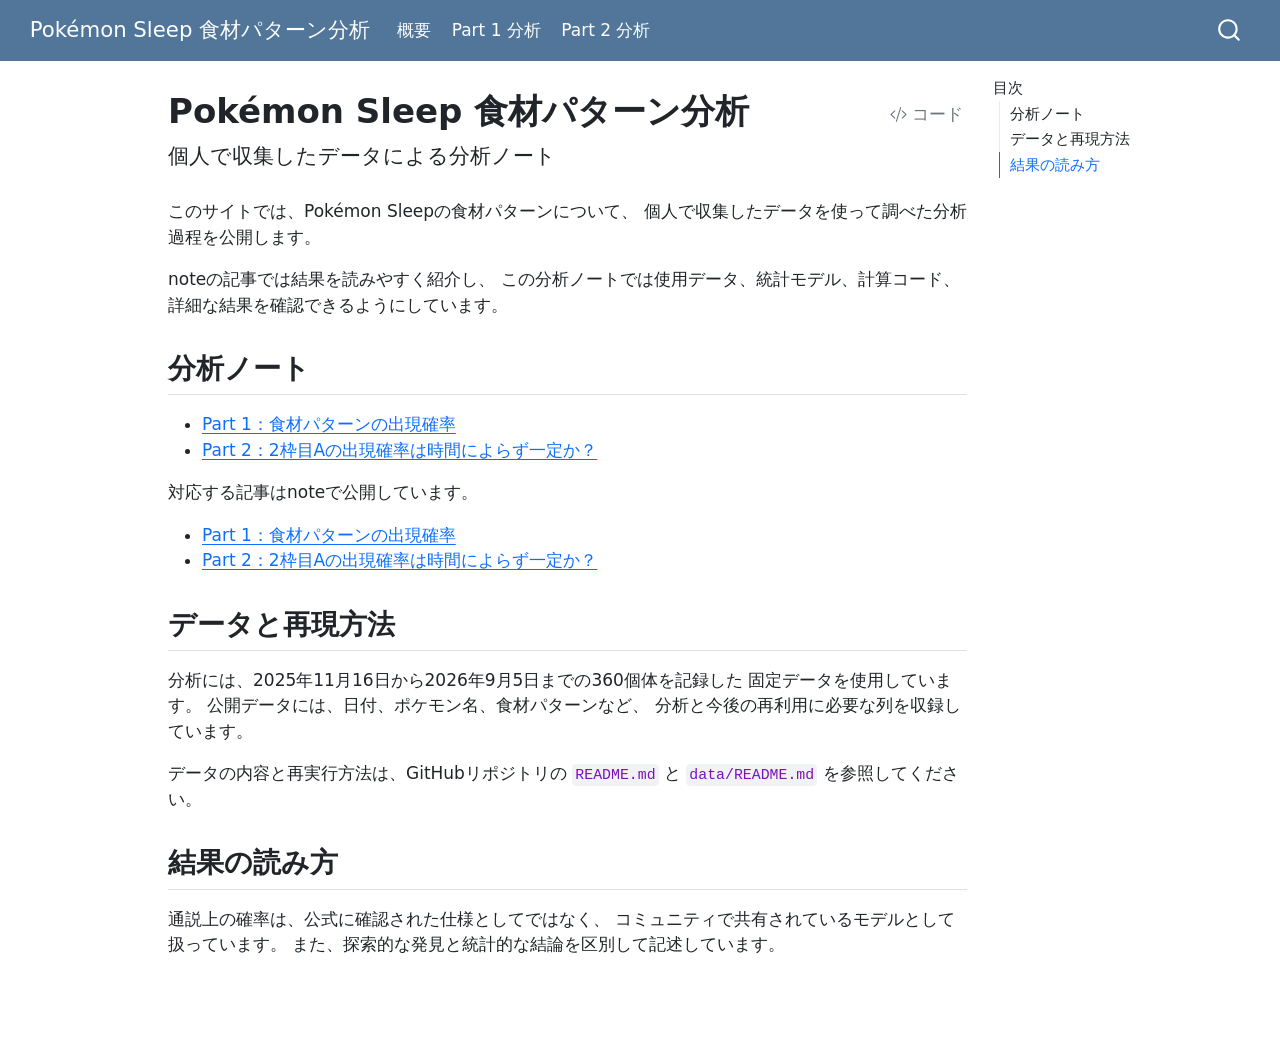
<file: index.html>
<!DOCTYPE html>
<html xmlns="http://www.w3.org/1999/xhtml" lang="ja" xml:lang="ja"><head>

<meta charset="utf-8">
<meta name="generator" content="quarto-1.9.38">

<meta name="viewport" content="width=device-width, initial-scale=1.0, user-scalable=yes">


<title>Pokémon Sleep 食材パターン分析</title>
<style>
/* Default styles provided by pandoc.
** See https://pandoc.org/MANUAL.html#variables-for-html for config info.
*/
code{white-space: pre-wrap;}
span.smallcaps{font-variant: small-caps;}
div.columns{display: flex; gap: min(4vw, 1.5em);}
div.column{flex: auto; overflow-x: auto;}
div.hanging-indent{margin-left: 1.5em; text-indent: -1.5em;}
ul.task-list{list-style: none;}
ul.task-list li input[type="checkbox"] {
  width: 0.8em;
  margin: 0 0.8em 0.2em -1em; /* quarto-specific, see https://github.com/quarto-dev/quarto-cli/issues/4556 */ 
  vertical-align: middle;
}
/* CSS for syntax highlighting */
html { -webkit-text-size-adjust: 100%; }
pre > code.sourceCode { white-space: pre; position: relative; }
pre > code.sourceCode > span { display: inline-block; line-height: 1.25; }
pre > code.sourceCode > span:empty { height: 1.2em; }
.sourceCode { overflow: visible; }
code.sourceCode > span { color: inherit; text-decoration: inherit; }
div.sourceCode { margin: 1em 0; }
pre.sourceCode { margin: 0; }
@media screen {
div.sourceCode { overflow: auto; }
}
@media print {
pre > code.sourceCode { white-space: pre-wrap; }
pre > code.sourceCode > span { text-indent: -5em; padding-left: 5em; }
}
pre.numberSource code
  { counter-reset: source-line 0; }
pre.numberSource code > span
  { position: relative; left: -4em; counter-increment: source-line; }
pre.numberSource code > span > a:first-child::before
  { content: counter(source-line);
    position: relative; left: -1em; text-align: right; vertical-align: baseline;
    border: none; display: inline-block;
    -webkit-touch-callout: none; -webkit-user-select: none;
    -khtml-user-select: none; -moz-user-select: none;
    -ms-user-select: none; user-select: none;
    padding: 0 4px; width: 4em;
  }
pre.numberSource { margin-left: 3em;  padding-left: 4px; }
div.sourceCode
  {   }
@media screen {
pre > code.sourceCode > span > a:first-child::before { text-decoration: underline; }
}
</style>


<script src="site_libs/quarto-nav/quarto-nav.js"></script>
<script src="site_libs/quarto-nav/headroom.min.js"></script>
<script src="site_libs/clipboard/clipboard.min.js"></script>
<script src="site_libs/quarto-search/autocomplete.umd.js"></script>
<script src="site_libs/quarto-search/fuse.min.js"></script>
<script src="site_libs/quarto-search/quarto-search.js"></script>
<meta name="quarto:offset" content="./">
<script src="site_libs/quarto-html/quarto.js" type="module"></script>
<script src="site_libs/quarto-html/tabsets/tabsets.js" type="module"></script>
<script src="site_libs/quarto-html/popper.min.js"></script>
<script src="site_libs/quarto-html/tippy.umd.min.js"></script>
<script src="site_libs/quarto-html/anchor.min.js"></script>
<link href="site_libs/quarto-html/tippy.css" rel="stylesheet">
<link href="site_libs/quarto-html/quarto-syntax-highlighting-15634bcf2e68342d4ad2dfa704d543f6.css" rel="stylesheet" id="quarto-text-highlighting-styles">
<script src="site_libs/bootstrap/bootstrap.min.js"></script>
<link href="site_libs/bootstrap/bootstrap-icons.css" rel="stylesheet">
<link href="site_libs/bootstrap/bootstrap-073ea763e83364d2cd2da9020cc007f3.min.css" rel="stylesheet" append-hash="true" id="quarto-bootstrap" data-mode="light">
<script id="quarto-search-options" type="application/json">{
  "location": "navbar",
  "copy-button": false,
  "collapse-after": 3,
  "panel-placement": "end",
  "type": "overlay",
  "limit": 50,
  "keyboard-shortcut": [
    "f",
    "/",
    "s"
  ],
  "show-item-context": false,
  "language": {
    "search-no-results-text": "一致なし",
    "search-matching-documents-text": "一致した文書",
    "search-copy-link-title": "検索へのリンクをコピー",
    "search-hide-matches-text": "追加の検索結果を非表示",
    "search-more-match-text": "追加の検索結果",
    "search-more-matches-text": "追加の検索結果",
    "search-clear-button-title": "消去",
    "search-text-placeholder": "",
    "search-detached-cancel-button-title": "取消",
    "search-submit-button-title": "検索",
    "search-label": "サーチ"
  }
}</script>


</head>

<body class="nav-fixed quarto-light">

<div id="quarto-search-results"></div>
  <header id="quarto-header" class="headroom fixed-top">
    <nav class="navbar navbar-expand-lg " data-bs-theme="dark">
      <div class="navbar-container container-fluid">
      <div class="navbar-brand-container mx-auto">
    <a class="navbar-brand" href="./index.html">
    <span class="navbar-title">Pokémon Sleep 食材パターン分析</span>
    </a>
  </div>
            <div id="quarto-search" class="" title="サーチ"></div>
          <button class="navbar-toggler" type="button" data-bs-toggle="collapse" data-bs-target="#navbarCollapse" aria-controls="navbarCollapse" role="menu" aria-expanded="false" aria-label="ナビゲーションを切り替える" onclick="if (window.quartoToggleHeadroom) { window.quartoToggleHeadroom(); }">
  <span class="navbar-toggler-icon"></span>
</button>
          <div class="collapse navbar-collapse" id="navbarCollapse">
            <ul class="navbar-nav navbar-nav-scroll me-auto">
  <li class="nav-item">
    <a class="nav-link active" href="./index.html" aria-current="page"> 
<span class="menu-text">概要</span></a>
  </li>  
  <li class="nav-item">
    <a class="nav-link" href="./analysis/01_probability.html"> 
<span class="menu-text">Part 1 分析</span></a>
  </li>  
  <li class="nav-item">
    <a class="nav-link" href="./analysis/02_slot2_time.html"> 
<span class="menu-text">Part 2 分析</span></a>
  </li>  
</ul>
          </div> <!-- /navcollapse -->
            <div class="quarto-navbar-tools">
</div>
      </div> <!-- /container-fluid -->
    </nav>
</header>
<!-- content -->
<div id="quarto-content" class="quarto-container page-columns page-rows-contents page-layout-article page-navbar">
<!-- sidebar -->
<!-- margin-sidebar -->
    <div id="quarto-margin-sidebar" class="sidebar margin-sidebar">
        <nav id="TOC" role="doc-toc" class="toc-active">
    <h2 id="toc-title">目次</h2>
   
  <ul>
  <li><a href="#分析ノート" id="toc-分析ノート" class="nav-link active" data-scroll-target="#分析ノート">分析ノート</a></li>
  <li><a href="#データと再現方法" id="toc-データと再現方法" class="nav-link" data-scroll-target="#データと再現方法">データと再現方法</a></li>
  <li><a href="#結果の読み方" id="toc-結果の読み方" class="nav-link" data-scroll-target="#結果の読み方">結果の読み方</a></li>
  </ul>
</nav>
    </div>
<!-- main -->
<main class="content" id="quarto-document-content">

<header id="title-block-header" class="quarto-title-block default">
<div class="quarto-title">
<div class="quarto-title-block"><div><h1 class="title">Pokémon Sleep 食材パターン分析</h1><button type="button" class="btn code-tools-button" id="quarto-code-tools-source"><i class="bi"></i> コード</button></div></div>
<p class="subtitle lead">個人で収集したデータによる分析ノート</p>
</div>



<div class="quarto-title-meta">

    
  
    
  </div>
  


</header>


<p>このサイトでは、Pokémon Sleepの食材パターンについて、 個人で収集したデータを使って調べた分析過程を公開します。</p>
<p>noteの記事では結果を読みやすく紹介し、 この分析ノートでは使用データ、統計モデル、計算コード、詳細な結果を確認できるようにしています。</p>
<section id="分析ノート" class="level2">
<h2 class="anchored" data-anchor-id="分析ノート">分析ノート</h2>
<ul>
<li><a href="./analysis/01_probability.html">Part 1：食材パターンの出現確率</a></li>
<li><a href="./analysis/02_slot2_time.html">Part 2：2枠目Aの出現確率は時間によらず一定か？</a></li>
</ul>
<p>対応する記事はnoteで公開しています。</p>
<ul>
<li><a href="https://note.com/tatatamiya/n/n4e2a6bc90575">Part 1：食材パターンの出現確率</a></li>
<li><a href="https://note.com/tatatamiya/n/nf87c5c68a67d">Part 2：2枠目Aの出現確率は時間によらず一定か？</a></li>
</ul>
</section>
<section id="データと再現方法" class="level2">
<h2 class="anchored" data-anchor-id="データと再現方法">データと再現方法</h2>
<p>分析には、2025年11月16日から2026年9月5日までの360個体を記録した 固定データを使用しています。 公開データには、日付、ポケモン名、食材パターンなど、 分析と今後の再利用に必要な列を収録しています。</p>
<p>データの内容と再実行方法は、GitHubリポジトリの <code>README.md</code> と <code>data/README.md</code> を参照してください。</p>
</section>
<section id="結果の読み方" class="level2">
<h2 class="anchored" data-anchor-id="結果の読み方">結果の読み方</h2>
<p>通説上の確率は、公式に確認された仕様としてではなく、 コミュニティで共有されているモデルとして扱っています。 また、探索的な発見と統計的な結論を区別して記述しています。</p>


<!-- -->

</section>

</main> <!-- /main -->
<script id="quarto-html-after-body" type="application/javascript">
  window.document.addEventListener("DOMContentLoaded", function (event) {
    const icon = "";
    const anchorJS = new window.AnchorJS();
    anchorJS.options = {
      placement: 'right',
      icon: icon
    };
    anchorJS.add('.anchored');
    const isCodeAnnotation = (el) => {
      for (const clz of el.classList) {
        if (clz.startsWith('code-annotation-')) {                     
          return true;
        }
      }
      return false;
    }
    const onCopySuccess = function(e) {
      // button target
      const button = e.trigger;
      // don't keep focus
      button.blur();
      // flash "checked"
      button.classList.add('code-copy-button-checked');
      var currentTitle = button.getAttribute("title");
      button.setAttribute("title", "コピーしました");
      let tooltip;
      if (window.bootstrap) {
        button.setAttribute("data-bs-toggle", "tooltip");
        button.setAttribute("data-bs-placement", "left");
        button.setAttribute("data-bs-title", "コピーしました");
        tooltip = new bootstrap.Tooltip(button, 
          { trigger: "manual", 
            customClass: "code-copy-button-tooltip",
            offset: [0, -8]});
        tooltip.show();    
      }
      setTimeout(function() {
        if (tooltip) {
          tooltip.hide();
          button.removeAttribute("data-bs-title");
          button.removeAttribute("data-bs-toggle");
          button.removeAttribute("data-bs-placement");
        }
        button.setAttribute("title", currentTitle);
        button.classList.remove('code-copy-button-checked');
      }, 1000);
      // clear code selection
      e.clearSelection();
    }
    const getTextToCopy = function(trigger) {
      const outerScaffold = trigger.parentElement.cloneNode(true);
      const codeEl = outerScaffold.querySelector('code');
      for (const childEl of codeEl.children) {
        if (isCodeAnnotation(childEl)) {
          childEl.remove();
        }
      }
      return codeEl.innerText;
    }
    const clipboard = new window.ClipboardJS('.code-copy-button:not([data-in-quarto-modal])', {
      text: getTextToCopy
    });
    clipboard.on('success', onCopySuccess);
    if (window.document.getElementById('quarto-embedded-source-code-modal')) {
      const clipboardModal = new window.ClipboardJS('.code-copy-button[data-in-quarto-modal]', {
        text: getTextToCopy,
        container: window.document.getElementById('quarto-embedded-source-code-modal')
      });
      clipboardModal.on('success', onCopySuccess);
    }
    const viewSource = window.document.getElementById('quarto-view-source') ||
                       window.document.getElementById('quarto-code-tools-source');
    if (viewSource) {
      const sourceUrl = viewSource.getAttribute("data-quarto-source-url");
      viewSource.addEventListener("click", function(e) {
        if (sourceUrl) {
          // rstudio viewer pane
          if (/\bcapabilities=\b/.test(window.location)) {
            window.open(sourceUrl);
          } else {
            window.location.href = sourceUrl;
          }
        } else {
          const modal = new bootstrap.Modal(document.getElementById('quarto-embedded-source-code-modal'));
          modal.show();
        }
        return false;
      });
    }
    function toggleCodeHandler(show) {
      return function(e) {
        const detailsSrc = window.document.querySelectorAll(".cell > details > .sourceCode");
        for (let i=0; i<detailsSrc.length; i++) {
          const details = detailsSrc[i].parentElement;
          if (show) {
            details.open = true;
          } else {
            details.removeAttribute("open");
          }
        }
        const cellCodeDivs = window.document.querySelectorAll(".cell > .sourceCode");
        const fromCls = show ? "hidden" : "unhidden";
        const toCls = show ? "unhidden" : "hidden";
        for (let i=0; i<cellCodeDivs.length; i++) {
          const codeDiv = cellCodeDivs[i];
          if (codeDiv.classList.contains(fromCls)) {
            codeDiv.classList.remove(fromCls);
            codeDiv.classList.add(toCls);
          } 
        }
        return false;
      }
    }
    const hideAllCode = window.document.getElementById("quarto-hide-all-code");
    if (hideAllCode) {
      hideAllCode.addEventListener("click", toggleCodeHandler(false));
    }
    const showAllCode = window.document.getElementById("quarto-show-all-code");
    if (showAllCode) {
      showAllCode.addEventListener("click", toggleCodeHandler(true));
    }
      var localhostRegex = new RegExp(/^(?:http|https):\/\/localhost\:?[0-9]*\//);
      var mailtoRegex = new RegExp(/^mailto:/);
        var filterRegex = new RegExp('/' + window.location.host + '/');
      var isInternal = (href) => {
          return filterRegex.test(href) || localhostRegex.test(href) || mailtoRegex.test(href);
      }
      // Inspect non-navigation links and adorn them if external
     var links = window.document.querySelectorAll('a[href]:not(.nav-link):not(.navbar-brand):not(.toc-action):not(.sidebar-link):not(.sidebar-item-toggle):not(.pagination-link):not(.no-external):not([aria-hidden]):not(.dropdown-item):not(.quarto-navigation-tool):not(.about-link)');
      for (var i=0; i<links.length; i++) {
        const link = links[i];
        if (!isInternal(link.href)) {
          // undo the damage that might have been done by quarto-nav.js in the case of
          // links that we want to consider external
          if (link.dataset.originalHref !== undefined) {
            link.href = link.dataset.originalHref;
          }
        }
      }
    function tippyHover(el, contentFn, onTriggerFn, onUntriggerFn) {
      const config = {
        allowHTML: true,
        maxWidth: 500,
        delay: 100,
        arrow: false,
        appendTo: function(el) {
            return el.parentElement;
        },
        interactive: true,
        interactiveBorder: 10,
        theme: 'quarto',
        placement: 'bottom-start',
      };
      if (contentFn) {
        config.content = contentFn;
      }
      if (onTriggerFn) {
        config.onTrigger = onTriggerFn;
      }
      if (onUntriggerFn) {
        config.onUntrigger = onUntriggerFn;
      }
      window.tippy(el, config); 
    }
    const noterefs = window.document.querySelectorAll('a[role="doc-noteref"]');
    for (var i=0; i<noterefs.length; i++) {
      const ref = noterefs[i];
      tippyHover(ref, function() {
        // use id or data attribute instead here
        let href = ref.getAttribute('data-footnote-href') || ref.getAttribute('href');
        try { href = new URL(href).hash; } catch {}
        const id = href.replace(/^#\/?/, "");
        const note = window.document.getElementById(id);
        if (note) {
          return note.innerHTML;
        } else {
          return "";
        }
      });
    }
    const xrefs = window.document.querySelectorAll('a.quarto-xref');
    const processXRef = (id, note) => {
      // Strip column container classes
      const stripColumnClz = (el) => {
        el.classList.remove("page-full", "page-columns");
        if (el.children) {
          for (const child of el.children) {
            stripColumnClz(child);
          }
        }
      }
      stripColumnClz(note)
      if (id === null || id.startsWith('sec-')) {
        // Special case sections, only their first couple elements
        const container = document.createElement("div");
        if (note.children && note.children.length > 2) {
          container.appendChild(note.children[0].cloneNode(true));
          for (let i = 1; i < note.children.length; i++) {
            const child = note.children[i];
            if (child.tagName === "P" && child.innerText === "") {
              continue;
            } else {
              container.appendChild(child.cloneNode(true));
              break;
            }
          }
          if (window.Quarto?.typesetMath) {
            window.Quarto.typesetMath(container);
          }
          return container.innerHTML
        } else {
          if (window.Quarto?.typesetMath) {
            window.Quarto.typesetMath(note);
          }
          return note.innerHTML;
        }
      } else {
        // Remove any anchor links if they are present
        const anchorLink = note.querySelector('a.anchorjs-link');
        if (anchorLink) {
          anchorLink.remove();
        }
        if (window.Quarto?.typesetMath) {
          window.Quarto.typesetMath(note);
        }
        if (note.classList.contains("callout")) {
          return note.outerHTML;
        } else {
          return note.innerHTML;
        }
      }
    }
    for (var i=0; i<xrefs.length; i++) {
      const xref = xrefs[i];
      tippyHover(xref, undefined, function(instance) {
        instance.disable();
        let url = xref.getAttribute('href');
        let hash = undefined; 
        if (url.startsWith('#')) {
          hash = url;
        } else {
          try { hash = new URL(url).hash; } catch {}
        }
        if (hash) {
          const id = hash.replace(/^#\/?/, "");
          const note = window.document.getElementById(id);
          if (note !== null) {
            try {
              const html = processXRef(id, note.cloneNode(true));
              instance.setContent(html);
            } finally {
              instance.enable();
              instance.show();
            }
          } else {
            // See if we can fetch this
            fetch(url.split('#')[0])
            .then(res => res.text())
            .then(html => {
              const parser = new DOMParser();
              const htmlDoc = parser.parseFromString(html, "text/html");
              const note = htmlDoc.getElementById(id);
              if (note !== null) {
                const html = processXRef(id, note);
                instance.setContent(html);
              } 
            }).finally(() => {
              instance.enable();
              instance.show();
            });
          }
        } else {
          // See if we can fetch a full url (with no hash to target)
          // This is a special case and we should probably do some content thinning / targeting
          fetch(url)
          .then(res => res.text())
          .then(html => {
            const parser = new DOMParser();
            const htmlDoc = parser.parseFromString(html, "text/html");
            const note = htmlDoc.querySelector('main.content');
            if (note !== null) {
              // This should only happen for chapter cross references
              // (since there is no id in the URL)
              // remove the first header
              if (note.children.length > 0 && note.children[0].tagName === "HEADER") {
                note.children[0].remove();
              }
              const html = processXRef(null, note);
              instance.setContent(html);
            } 
          }).finally(() => {
            instance.enable();
            instance.show();
          });
        }
      }, function(instance) {
      });
    }
        let selectedAnnoteEl;
        const selectorForAnnotation = ( cell, annotation) => {
          let cellAttr = 'data-code-cell="' + cell + '"';
          let lineAttr = 'data-code-annotation="' +  annotation + '"';
          const selector = 'span[' + cellAttr + '][' + lineAttr + ']';
          return selector;
        }
        const selectCodeLines = (annoteEl) => {
          const doc = window.document;
          const targetCell = annoteEl.getAttribute("data-target-cell");
          const targetAnnotation = annoteEl.getAttribute("data-target-annotation");
          const annoteSpan = window.document.querySelector(selectorForAnnotation(targetCell, targetAnnotation));
          const lines = annoteSpan.getAttribute("data-code-lines").split(",");
          const lineIds = lines.map((line) => {
            return targetCell + "-" + line;
          })
          let top = null;
          let height = null;
          let parent = null;
          if (lineIds.length > 0) {
              //compute the position of the single el (top and bottom and make a div)
              const el = window.document.getElementById(lineIds[0]);
              top = el.offsetTop;
              height = el.offsetHeight;
              parent = el.parentElement.parentElement;
            if (lineIds.length > 1) {
              const lastEl = window.document.getElementById(lineIds[lineIds.length - 1]);
              const bottom = lastEl.offsetTop + lastEl.offsetHeight;
              height = bottom - top;
            }
            if (top !== null && height !== null && parent !== null) {
              // cook up a div (if necessary) and position it 
              let div = window.document.getElementById("code-annotation-line-highlight");
              if (div === null) {
                div = window.document.createElement("div");
                div.setAttribute("id", "code-annotation-line-highlight");
                div.style.position = 'absolute';
                parent.appendChild(div);
              }
              div.style.top = top - 2 + "px";
              div.style.height = height + 4 + "px";
              div.style.left = 0;
              let gutterDiv = window.document.getElementById("code-annotation-line-highlight-gutter");
              if (gutterDiv === null) {
                gutterDiv = window.document.createElement("div");
                gutterDiv.setAttribute("id", "code-annotation-line-highlight-gutter");
                gutterDiv.style.position = 'absolute';
                const codeCell = window.document.getElementById(targetCell);
                const gutter = codeCell.querySelector('.code-annotation-gutter');
                gutter.appendChild(gutterDiv);
              }
              gutterDiv.style.top = top - 2 + "px";
              gutterDiv.style.height = height + 4 + "px";
            }
            selectedAnnoteEl = annoteEl;
          }
        };
        const unselectCodeLines = () => {
          const elementsIds = ["code-annotation-line-highlight", "code-annotation-line-highlight-gutter"];
          elementsIds.forEach((elId) => {
            const div = window.document.getElementById(elId);
            if (div) {
              div.remove();
            }
          });
          selectedAnnoteEl = undefined;
        };
          // Handle positioning of the toggle
      window.addEventListener(
        "resize",
        throttle(() => {
          elRect = undefined;
          if (selectedAnnoteEl) {
            selectCodeLines(selectedAnnoteEl);
          }
        }, 10)
      );
      function throttle(fn, ms) {
      let throttle = false;
      let timer;
        return (...args) => {
          if(!throttle) { // first call gets through
              fn.apply(this, args);
              throttle = true;
          } else { // all the others get throttled
              if(timer) clearTimeout(timer); // cancel #2
              timer = setTimeout(() => {
                fn.apply(this, args);
                timer = throttle = false;
              }, ms);
          }
        };
      }
        // Attach click handler to the DT
        const annoteDls = window.document.querySelectorAll('dt[data-target-cell]');
        for (const annoteDlNode of annoteDls) {
          annoteDlNode.addEventListener('click', (event) => {
            const clickedEl = event.target;
            if (clickedEl !== selectedAnnoteEl) {
              unselectCodeLines();
              const activeEl = window.document.querySelector('dt[data-target-cell].code-annotation-active');
              if (activeEl) {
                activeEl.classList.remove('code-annotation-active');
              }
              selectCodeLines(clickedEl);
              clickedEl.classList.add('code-annotation-active');
            } else {
              // Unselect the line
              unselectCodeLines();
              clickedEl.classList.remove('code-annotation-active');
            }
          });
        }
    const findCites = (el) => {
      const parentEl = el.parentElement;
      if (parentEl) {
        const cites = parentEl.dataset.cites;
        if (cites) {
          return {
            el,
            cites: cites.split(' ')
          };
        } else {
          return findCites(el.parentElement)
        }
      } else {
        return undefined;
      }
    };
    var bibliorefs = window.document.querySelectorAll('a[role="doc-biblioref"]');
    for (var i=0; i<bibliorefs.length; i++) {
      const ref = bibliorefs[i];
      const citeInfo = findCites(ref);
      if (citeInfo) {
        tippyHover(citeInfo.el, function() {
          var popup = window.document.createElement('div');
          citeInfo.cites.forEach(function(cite) {
            var citeDiv = window.document.createElement('div');
            citeDiv.classList.add('hanging-indent');
            citeDiv.classList.add('csl-entry');
            var biblioDiv = window.document.getElementById('ref-' + cite);
            if (biblioDiv) {
              citeDiv.innerHTML = biblioDiv.innerHTML;
            }
            popup.appendChild(citeDiv);
          });
          return popup.innerHTML;
        });
      }
    }
  });
  </script><div class="modal fade" id="quarto-embedded-source-code-modal" tabindex="-1" aria-labelledby="quarto-embedded-source-code-modal-label" aria-hidden="true"><div class="modal-dialog modal-dialog-scrollable"><div class="modal-content"><div class="modal-header"><h5 class="modal-title" id="quarto-embedded-source-code-modal-label">ソースコード</h5><button class="btn-close" data-bs-dismiss="modal"></button></div><div class="modal-body"><div class="">
<div class="code-copy-outer-scaffold"><div class="sourceCode" id="cb1" data-shortcodes="false"><pre class="sourceCode markdown code-with-copy"><code class="sourceCode markdown"><span id="cb1-1"><a href="#cb1-1" aria-hidden="true" tabindex="-1"></a><span class="co">---</span></span>
<span id="cb1-2"><a href="#cb1-2" aria-hidden="true" tabindex="-1"></a><span class="an">title:</span><span class="co"> "Pokémon Sleep 食材パターン分析"</span></span>
<span id="cb1-3"><a href="#cb1-3" aria-hidden="true" tabindex="-1"></a><span class="an">subtitle:</span><span class="co"> "個人で収集したデータによる分析ノート"</span></span>
<span id="cb1-4"><a href="#cb1-4" aria-hidden="true" tabindex="-1"></a><span class="co">---</span></span>
<span id="cb1-5"><a href="#cb1-5" aria-hidden="true" tabindex="-1"></a></span>
<span id="cb1-6"><a href="#cb1-6" aria-hidden="true" tabindex="-1"></a>このサイトでは、Pokémon Sleepの食材パターンについて、</span>
<span id="cb1-7"><a href="#cb1-7" aria-hidden="true" tabindex="-1"></a>個人で収集したデータを使って調べた分析過程を公開します。</span>
<span id="cb1-8"><a href="#cb1-8" aria-hidden="true" tabindex="-1"></a></span>
<span id="cb1-9"><a href="#cb1-9" aria-hidden="true" tabindex="-1"></a>noteの記事では結果を読みやすく紹介し、</span>
<span id="cb1-10"><a href="#cb1-10" aria-hidden="true" tabindex="-1"></a>この分析ノートでは使用データ、統計モデル、計算コード、詳細な結果を確認できるようにしています。</span>
<span id="cb1-11"><a href="#cb1-11" aria-hidden="true" tabindex="-1"></a></span>
<span id="cb1-12"><a href="#cb1-12" aria-hidden="true" tabindex="-1"></a><span class="fu">## 分析ノート</span></span>
<span id="cb1-13"><a href="#cb1-13" aria-hidden="true" tabindex="-1"></a></span>
<span id="cb1-14"><a href="#cb1-14" aria-hidden="true" tabindex="-1"></a><span class="ss">- </span><span class="co">[</span><span class="ot">Part 1：食材パターンの出現確率</span><span class="co">](analysis/01_probability.qmd)</span></span>
<span id="cb1-15"><a href="#cb1-15" aria-hidden="true" tabindex="-1"></a><span class="ss">- </span><span class="co">[</span><span class="ot">Part 2：2枠目Aの出現確率は時間によらず一定か？</span><span class="co">](analysis/02_slot2_time.qmd)</span></span>
<span id="cb1-16"><a href="#cb1-16" aria-hidden="true" tabindex="-1"></a></span>
<span id="cb1-17"><a href="#cb1-17" aria-hidden="true" tabindex="-1"></a>対応する記事はnoteで公開しています。</span>
<span id="cb1-18"><a href="#cb1-18" aria-hidden="true" tabindex="-1"></a></span>
<span id="cb1-19"><a href="#cb1-19" aria-hidden="true" tabindex="-1"></a><span class="ss">- </span><span class="co">[</span><span class="ot">Part 1：食材パターンの出現確率</span><span class="co">](https://note.com/tatatamiya/n/n4e2a6bc90575)</span></span>
<span id="cb1-20"><a href="#cb1-20" aria-hidden="true" tabindex="-1"></a><span class="ss">- </span><span class="co">[</span><span class="ot">Part 2：2枠目Aの出現確率は時間によらず一定か？</span><span class="co">](https://note.com/tatatamiya/n/nf87c5c68a67d)</span></span>
<span id="cb1-21"><a href="#cb1-21" aria-hidden="true" tabindex="-1"></a></span>
<span id="cb1-22"><a href="#cb1-22" aria-hidden="true" tabindex="-1"></a><span class="fu">## データと再現方法</span></span>
<span id="cb1-23"><a href="#cb1-23" aria-hidden="true" tabindex="-1"></a></span>
<span id="cb1-24"><a href="#cb1-24" aria-hidden="true" tabindex="-1"></a>分析には、2025年11月16日から2026年9月5日までの360個体を記録した</span>
<span id="cb1-25"><a href="#cb1-25" aria-hidden="true" tabindex="-1"></a>固定データを使用しています。</span>
<span id="cb1-26"><a href="#cb1-26" aria-hidden="true" tabindex="-1"></a>公開データには、日付、ポケモン名、食材パターンなど、</span>
<span id="cb1-27"><a href="#cb1-27" aria-hidden="true" tabindex="-1"></a>分析と今後の再利用に必要な列を収録しています。</span>
<span id="cb1-28"><a href="#cb1-28" aria-hidden="true" tabindex="-1"></a></span>
<span id="cb1-29"><a href="#cb1-29" aria-hidden="true" tabindex="-1"></a>データの内容と再実行方法は、GitHubリポジトリの <span class="in">`README.md`</span> と</span>
<span id="cb1-30"><a href="#cb1-30" aria-hidden="true" tabindex="-1"></a><span class="in">`data/README.md`</span> を参照してください。</span>
<span id="cb1-31"><a href="#cb1-31" aria-hidden="true" tabindex="-1"></a></span>
<span id="cb1-32"><a href="#cb1-32" aria-hidden="true" tabindex="-1"></a><span class="fu">## 結果の読み方</span></span>
<span id="cb1-33"><a href="#cb1-33" aria-hidden="true" tabindex="-1"></a></span>
<span id="cb1-34"><a href="#cb1-34" aria-hidden="true" tabindex="-1"></a>通説上の確率は、公式に確認された仕様としてではなく、</span>
<span id="cb1-35"><a href="#cb1-35" aria-hidden="true" tabindex="-1"></a>コミュニティで共有されているモデルとして扱っています。</span>
<span id="cb1-36"><a href="#cb1-36" aria-hidden="true" tabindex="-1"></a>また、探索的な発見と統計的な結論を区別して記述しています。</span></code></pre></div><button title="コピー" class="code-copy-button" data-in-quarto-modal=""><i class="bi"></i></button></div>
</div></div></div></div></div>
</div> <!-- /content -->




</body></html>
</file>
<file: site_libs/quarto-html/tippy.css>
.tippy-box[data-animation=fade][data-state=hidden]{opacity:0}[data-tippy-root]{max-width:calc(100vw - 10px)}.tippy-box{position:relative;background-color:#333;color:#fff;border-radius:4px;font-size:14px;line-height:1.4;white-space:normal;outline:0;transition-property:transform,visibility,opacity}.tippy-box[data-placement^=top]>.tippy-arrow{bottom:0}.tippy-box[data-placement^=top]>.tippy-arrow:before{bottom:-7px;left:0;border-width:8px 8px 0;border-top-color:initial;transform-origin:center top}.tippy-box[data-placement^=bottom]>.tippy-arrow{top:0}.tippy-box[data-placement^=bottom]>.tippy-arrow:before{top:-7px;left:0;border-width:0 8px 8px;border-bottom-color:initial;transform-origin:center bottom}.tippy-box[data-placement^=left]>.tippy-arrow{right:0}.tippy-box[data-placement^=left]>.tippy-arrow:before{border-width:8px 0 8px 8px;border-left-color:initial;right:-7px;transform-origin:center left}.tippy-box[data-placement^=right]>.tippy-arrow{left:0}.tippy-box[data-placement^=right]>.tippy-arrow:before{left:-7px;border-width:8px 8px 8px 0;border-right-color:initial;transform-origin:center right}.tippy-box[data-inertia][data-state=visible]{transition-timing-function:cubic-bezier(.54,1.5,.38,1.11)}.tippy-arrow{width:16px;height:16px;color:#333}.tippy-arrow:before{content:"";position:absolute;border-color:transparent;border-style:solid}.tippy-content{position:relative;padding:5px 9px;z-index:1}
</file>
<file: site_libs/quarto-html/quarto-syntax-highlighting-15634bcf2e68342d4ad2dfa704d543f6.css>
/* quarto syntax highlight colors */
:root {
  --quarto-hl-ot-color: #003B4F;
  --quarto-hl-at-color: #657422;
  --quarto-hl-ss-color: #20794D;
  --quarto-hl-an-color: #5E5E5E;
  --quarto-hl-fu-color: #4758AB;
  --quarto-hl-st-color: #20794D;
  --quarto-hl-cf-color: #003B4F;
  --quarto-hl-op-color: #5E5E5E;
  --quarto-hl-er-color: #AD0000;
  --quarto-hl-bn-color: #AD0000;
  --quarto-hl-al-color: #AD0000;
  --quarto-hl-va-color: #111111;
  --quarto-hl-bu-color: inherit;
  --quarto-hl-ex-color: inherit;
  --quarto-hl-pp-color: #AD0000;
  --quarto-hl-in-color: #5E5E5E;
  --quarto-hl-vs-color: #20794D;
  --quarto-hl-wa-color: #5E5E5E;
  --quarto-hl-do-color: #5E5E5E;
  --quarto-hl-im-color: #00769E;
  --quarto-hl-ch-color: #20794D;
  --quarto-hl-dt-color: #AD0000;
  --quarto-hl-fl-color: #AD0000;
  --quarto-hl-co-color: #5E5E5E;
  --quarto-hl-cv-color: #5E5E5E;
  --quarto-hl-cn-color: #8f5902;
  --quarto-hl-sc-color: #5E5E5E;
  --quarto-hl-dv-color: #AD0000;
  --quarto-hl-kw-color: #003B4F;
}

/* other quarto variables */
:root {
  --quarto-font-monospace: SFMono-Regular, Menlo, Monaco, Consolas, "Liberation Mono", "Courier New", monospace;
}

/* syntax highlight based on Pandoc's rules */
pre > code.sourceCode > span {
  color: #003B4F;
}

code.sourceCode > span {
  color: #003B4F;
}

div.sourceCode,
div.sourceCode pre.sourceCode {
  color: #003B4F;
}

/* Normal */
code span {
  color: #003B4F;
}

/* Alert */
code span.al {
  color: #AD0000;
  font-style: inherit;
}

/* Annotation */
code span.an {
  color: #5E5E5E;
  font-style: inherit;
}

/* Attribute */
code span.at {
  color: #657422;
  font-style: inherit;
}

/* BaseN */
code span.bn {
  color: #AD0000;
  font-style: inherit;
}

/* BuiltIn */
code span.bu {
  font-style: inherit;
}

/* ControlFlow */
code span.cf {
  color: #003B4F;
  font-weight: bold;
  font-style: inherit;
}

/* Char */
code span.ch {
  color: #20794D;
  font-style: inherit;
}

/* Constant */
code span.cn {
  color: #8f5902;
  font-style: inherit;
}

/* Comment */
code span.co {
  color: #5E5E5E;
  font-style: inherit;
}

/* CommentVar */
code span.cv {
  color: #5E5E5E;
  font-style: italic;
}

/* Documentation */
code span.do {
  color: #5E5E5E;
  font-style: italic;
}

/* DataType */
code span.dt {
  color: #AD0000;
  font-style: inherit;
}

/* DecVal */
code span.dv {
  color: #AD0000;
  font-style: inherit;
}

/* Error */
code span.er {
  color: #AD0000;
  font-style: inherit;
}

/* Extension */
code span.ex {
  font-style: inherit;
}

/* Float */
code span.fl {
  color: #AD0000;
  font-style: inherit;
}

/* Function */
code span.fu {
  color: #4758AB;
  font-style: inherit;
}

/* Import */
code span.im {
  color: #00769E;
  font-style: inherit;
}

/* Information */
code span.in {
  color: #5E5E5E;
  font-style: inherit;
}

/* Keyword */
code span.kw {
  color: #003B4F;
  font-weight: bold;
  font-style: inherit;
}

/* Operator */
code span.op {
  color: #5E5E5E;
  font-style: inherit;
}

/* Other */
code span.ot {
  color: #003B4F;
  font-style: inherit;
}

/* Preprocessor */
code span.pp {
  color: #AD0000;
  font-style: inherit;
}

/* SpecialChar */
code span.sc {
  color: #5E5E5E;
  font-style: inherit;
}

/* SpecialString */
code span.ss {
  color: #20794D;
  font-style: inherit;
}

/* String */
code span.st {
  color: #20794D;
  font-style: inherit;
}

/* Variable */
code span.va {
  color: #111111;
  font-style: inherit;
}

/* VerbatimString */
code span.vs {
  color: #20794D;
  font-style: inherit;
}

/* Warning */
code span.wa {
  color: #5E5E5E;
  font-style: italic;
}

.prevent-inlining {
  content: "</";
}

/*# sourceMappingURL=f23921c56f73e400b49028c9186a1aa0.css.map */
</file>
